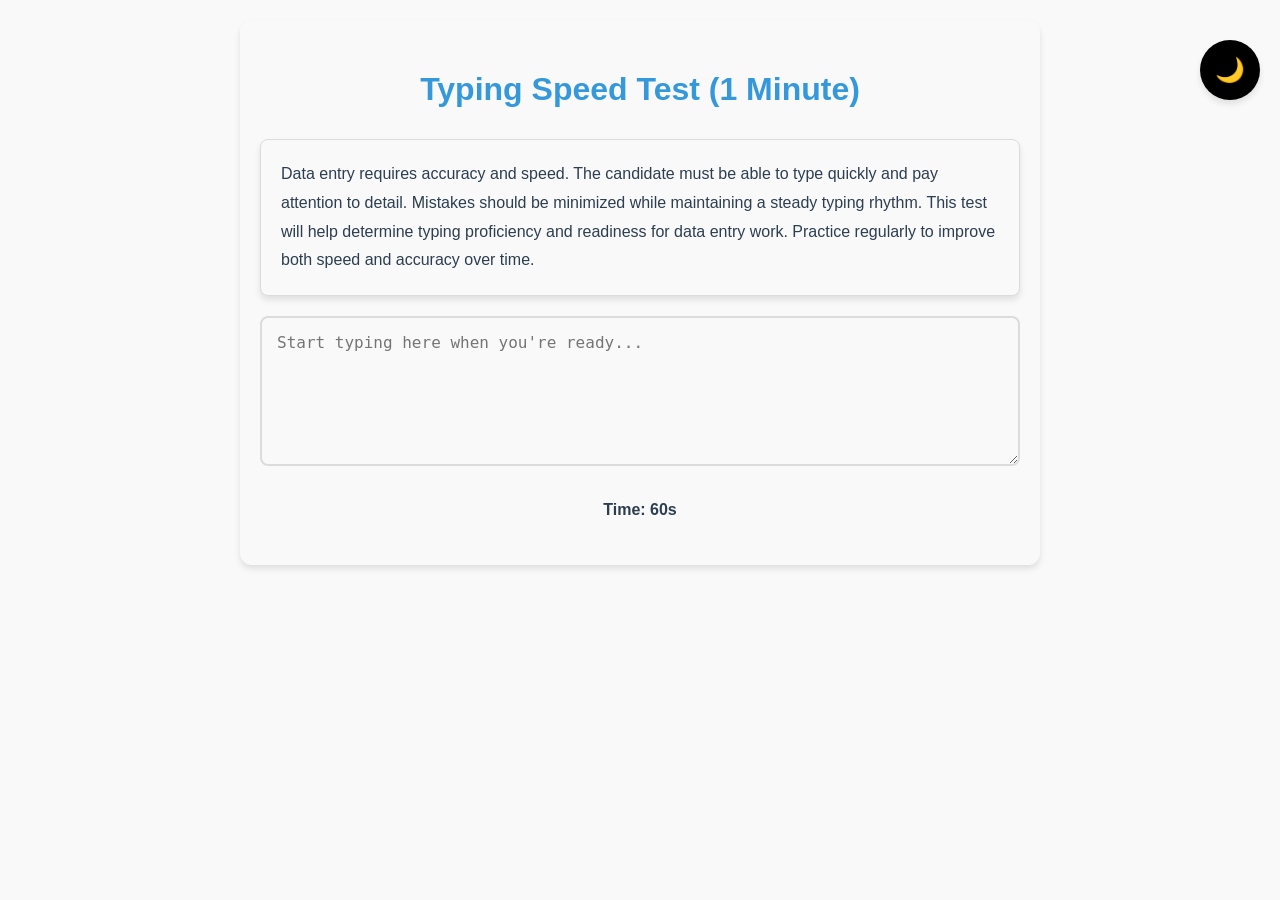
<file: index.html>
<!DOCTYPE html>
<html lang="en">

<head>
  <meta charset="UTF-8">
  <meta name="viewport" content="width=device-width, initial-scale=1.0">
  <meta http-equiv="X-UA-Compatible" content="IE=edge">
  <meta http-equiv="Content-Security-Policy" content="default-src 'self'; script-src 'self' 'unsafe-inline'; style-src 'self' 'unsafe-inline';">
  <meta name="description" content="A simple typing speed test application">
  <title>Typing Speed Test</title>
  <link rel="stylesheet" href="styles.css">
</head>

<body>
  <div class="container">
    <h1>Typing Speed Test (1 Minute)</h1>
    <div id="test-text">
      Data entry requires accuracy and speed. The candidate must be able to type quickly and pay attention to detail.
      Mistakes should be minimized while maintaining a steady typing rhythm. This test will help determine typing
      proficiency and readiness for data entry work. Practice regularly to improve both speed and accuracy over time.
    </div>

    <textarea id="input-area" placeholder="Start typing here when you're ready..." aria-label="Typing input area" oninput="startTest()"></textarea>
    <div id="timer" role="timer">Time: 60s</div>
    <div id="result" role="status" aria-live="polite"></div>
    <button id="theme-toggle" aria-label="Toggle dark mode">🌙</button>
  </div>

  <script src="script.js"></script>
</body>

</html>
</file>
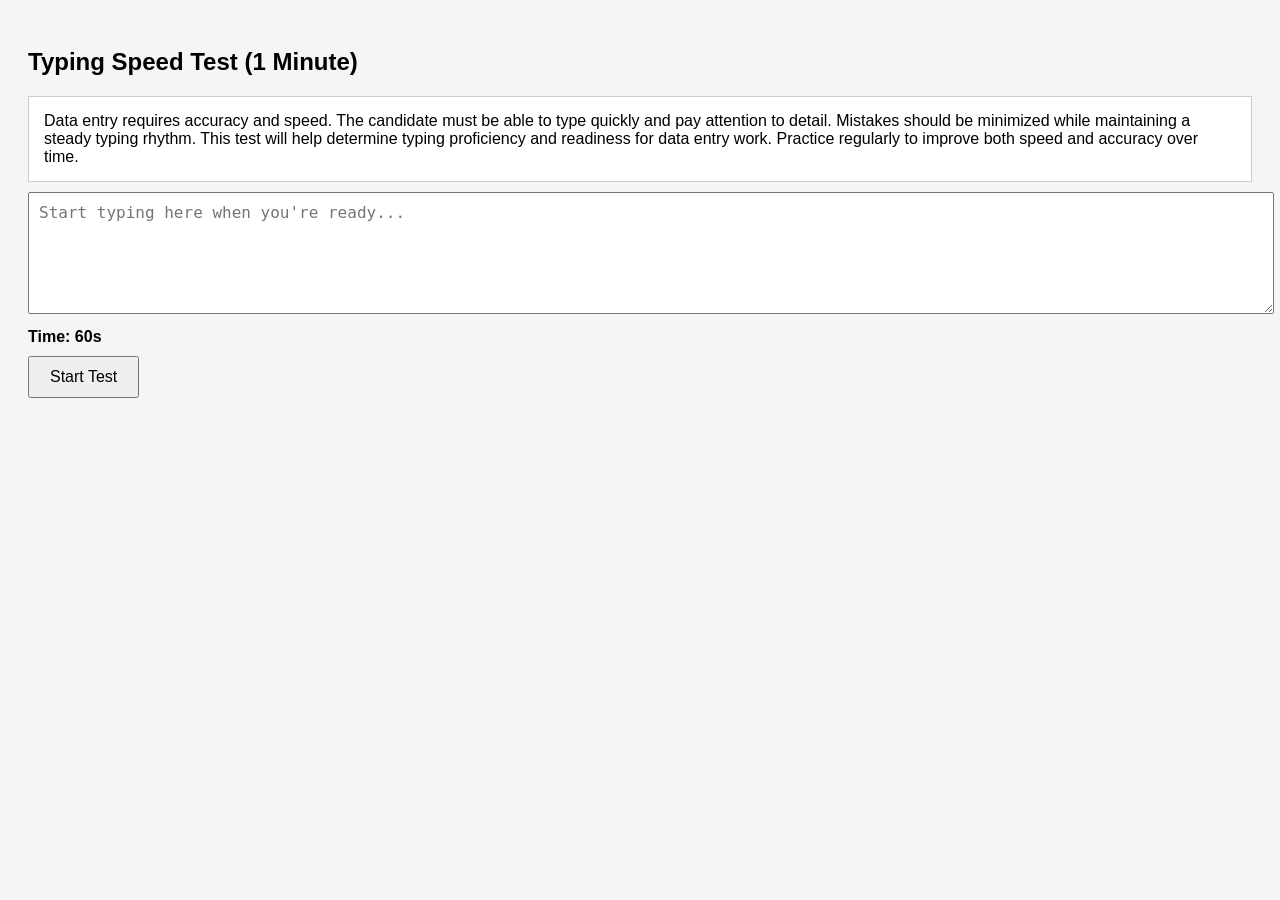
<file: test.html>
<!DOCTYPE html>
<html lang="en">
<head>
  <meta charset="UTF-8">
  <title>Typing Speed Test</title>
  <style>
    body {
      font-family: sans-serif;
      padding: 20px;
      background: #f5f5f5;
    }
    #test-text {
      background: #fff;
      padding: 15px;
      border: 1px solid #ccc;
      margin-bottom: 10px;
      font-size: 16px;
    }
    #input-area {
      width: 100%;
      height: 100px;
      font-size: 16px;
      padding: 10px;
    }
    #timer, #result {
      margin-top: 10px;
      font-weight: bold;
    }
    button {
      margin-top: 10px;
      padding: 10px 20px;
      font-size: 16px;
      cursor: pointer;
    }
  </style>
</head>
<body>

<h2>Typing Speed Test (1 Minute)</h2>
<div id="test-text">
  Data entry requires accuracy and speed. The candidate must be able to type quickly and pay attention to detail. Mistakes should be minimized while maintaining a steady typing rhythm. This test will help determine typing proficiency and readiness for data entry work. Practice regularly to improve both speed and accuracy over time.
</div>

<textarea id="input-area" placeholder="Start typing here when you're ready..."></textarea>
<div id="timer">Time: 60s</div>
<button onclick="startTest()">Start Test</button>
<div id="result"></div>

<script>
  let timer;
  let timeLeft = 60;

  function startTest() {
    const inputArea = document.getElementById('input-area');
    const resultDiv = document.getElementById('result');
    inputArea.disabled = false;
    inputArea.focus();
    timeLeft = 60;
    document.getElementById('timer').textContent = "Time: 60s";
    resultDiv.textContent = '';
    inputArea.value = '';

    timer = setInterval(() => {
      timeLeft--;
      document.getElementById('timer').textContent = `Time: ${timeLeft}s`;
      if (timeLeft <= 0) {
        clearInterval(timer);
        inputArea.disabled = true;
        showResults();
      }
    }, 1000);
  }

  function showResults() {
    const input = document.getElementById('input-area').value;
    const charCount = input.length;
    const wordCount = input.trim().split(/\s+/).length;

    let result = `You typed ${charCount} characters and ${wordCount} words.\n`;
    if (charCount >= 133) {
      result += "✅ You meet the 8000 key depressions/hour requirement!";
    } else {
      result += "❌ You need more practice to meet the required speed.";
    }

    document.getElementById('result').textContent = result;
  }
</script>

</body>
</html>
</file>
<file: styles.css>
/* Modernized styles with a sleek design */
body {
  font-family: 'Inter', sans-serif;
  padding: 20px;
  background: var(--background-color);
  color: var(--text-color);
  max-width: 800px;
  margin: 0 auto;
  line-height: 1.8;
  transition: background 0.3s, color 0.3s;
}

:root {
  --background-color: #f9f9f9;
  --text-color: #2c3e50;
  --primary-color: #3498db;
  --secondary-color: #2980b9;
  --border-color: #dcdcdc;
  --box-shadow: 0 4px 6px rgba(0, 0, 0, 0.1);
}

/* Dark mode variables */
body.dark-mode {
  --background-color: #1e1e1e;
  --text-color: #ecf0f1;
  --primary-color: #9b59b6;
  --secondary-color: #8e44ad;
  --border-color: #444;
  --box-shadow: 0 4px 6px rgba(0, 0, 0, 0.3);
}

.container {
  padding: 20px;
  border-radius: 12px;
  background: var(--background-color);
  box-shadow: var(--box-shadow);
  transition: background 0.3s, box-shadow 0.3s;
}

h1 {
  font-size: 2rem;
  color: var(--primary-color);
  text-align: center;
  margin-bottom: 20px;
}

#test-text {
  background: var(--background-color);
  padding: 20px;
  border: 1px solid var(--border-color);
  margin-bottom: 20px;
  font-size: 1rem;
  border-radius: 8px;
  box-shadow: var(--box-shadow);
  transition: background 0.3s, border-color 0.3s;
}

#input-area {
  width: 100%;
  height: 150px;
  font-size: 1rem;
  padding: 15px;
  border: 2px solid var(--border-color);
  border-radius: 8px;
  resize: vertical;
  box-sizing: border-box;
  background: var(--background-color);
  color: var(--text-color);
  transition: background 0.3s, color 0.3s, border-color 0.3s;
}

#timer, #result {
  margin-top: 20px;
  font-weight: bold;
  color: var(--text-color);
  text-align: center;
  transition: color 0.3s;
}

button {
  display: block;
  margin: 20px auto;
  padding: 12px 24px;
  font-size: 1rem;
  cursor: pointer;
  background-color: var(--primary-color);
  color: white;
  border: none;
  border-radius: 8px;
  box-shadow: var(--box-shadow);
  transition: background-color 0.3s, transform 0.2s;
}

button:hover {
  background-color: var(--secondary-color);
  transform: scale(1.05);
}

#theme-toggle {
  position: fixed;
  top: 20px;
  right: 20px;
  background-color: black;
  color: white;
  border: none;
  border-radius: 50%;
  width: 60px;
  height: 60px;
  cursor: pointer;
  box-shadow: var(--box-shadow);
  display: flex;
  align-items: center;
  justify-content: center;
  font-size: 1.5rem;
  font-weight: bold;
  transition: background-color 0.3s, transform 0.2s;
  content: "🌙";
}

#theme-toggle:hover {
  background-color: var(--secondary-color);
  transform: scale(1.15);
}
</file>
